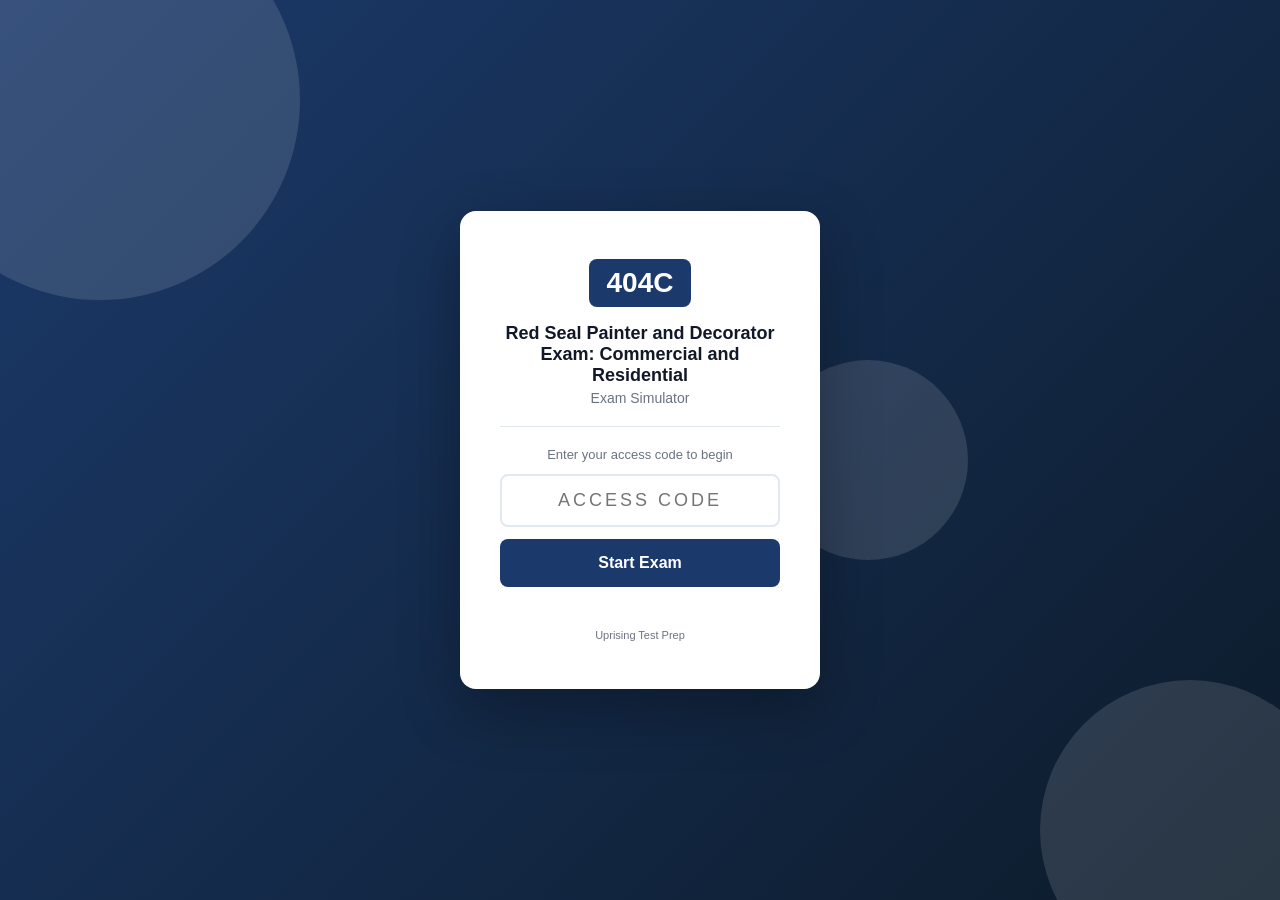
<file: index.html>
<!DOCTYPE html>
<html lang="en">
<head>
  <meta charset="UTF-8" />
  <meta name="viewport" content="width=device-width, initial-scale=1.0, viewport-fit=cover" />
  <meta name="apple-mobile-web-app-capable" content="yes" />
  <meta name="apple-mobile-web-app-status-bar-style" content="black-translucent" />
  <title>404C Exam Simulator</title>
  <link rel="stylesheet" href="style.css" />
</head>
<body>

<div id="access-gate">
  <div class="gate-bg-shapes">
    <div class="shape shape-1"></div>
    <div class="shape shape-2"></div>
    <div class="shape shape-3"></div>
  </div>
  <div class="gate-card">
    <div class="gate-logo">
      <div class="logo-badge">404C</div>
    </div>
    <h1 class="gate-title">Red Seal Painter and Decorator Exam: Commercial and Residential</h1>
    <p class="gate-subtitle">Exam Simulator</p>
    <div class="gate-divider"></div>
    <p class="gate-instruction">Enter your access code to begin</p>
    <input type="text" id="access-code-input" class="gate-input"
           placeholder="Access Code" autocomplete="off"
           maxlength="20" spellcheck="false" />
    <button id="access-btn" class="gate-btn">Start Exam</button>
    <p id="access-error" class="gate-error"></p>
    <p class="gate-hint">Uprising Test Prep</p>
  </div>
</div>

<div id="app" style="display:none">
  <header class="top-bar">
    <div class="bar-left">
      <span class="bar-logo">404C</span>
      <span class="bar-title">Exam Simulator</span>
    </div>
    <div class="bar-right">
      <span class="bar-timer" id="timer-display">--:--</span>
      <button class="bar-btn" id="flag-btn">Flag</button>
      <button class="bar-btn bar-btn-primary" id="submit-btn">
        <span class="btn-full">Submit Exam</span>
        <span class="btn-short">Submit</span>
      </button>
    </div>
  </header>

  <div class="progress-strip">
    <div class="progress-bar" id="progress-bar"></div>
  </div>

  <main class="exam-main">
    <div class="question-panel">
      <div class="q-meta">
        <span id="q-counter"></span>
        <span id="q-domain" class="q-domain-tag"></span>
        <span id="q-flag-indicator" class="flag-chip" style="display:none">Flagged</span>
      </div>
      <!-- Shared text for a linked cluster (a clinical case, a reading
           passage). It sits ABOVE the stem, which is the one thing that
           legitimately precedes it, and repeats on every question in the
           cluster so nobody has to page backwards. -->
      <div id="q-cluster-wrap" class="cluster-wrap" style="display:none"></div>
      <p id="question-text" class="q-text"></p>
      <!-- The picture sits BELOW the question text so the simulator matches
           the printed book exactly: stem, then picture, then options. They
           used to disagree (book put the picture under the stem, simulator put
           it above), so no single wording could be true in both places, and
           184 of MLPAO's 185 image questions said "shown above" while the
           book printed the picture below the sentence. Write stems with
           neutral wording ("the strip shown", "the diagram shows") and this
           whole class of bug cannot come back. -->
      <div id="q-image-wrap" style="display:none; margin-bottom:14px;"></div>
      <div id="options-list" class="options-list"></div>
      <div id="explanation-box" class="explanation-box" style="display:none">
        <div class="explanation-label">Explanation</div>
        <p id="explanation-text" class="explanation-text"></p>
      </div>
    </div>
    <div class="nav-bar">
      <button class="nav-btn" id="prev-btn">&#8592; Prev</button>
      <button class="nav-btn nav-btn-map" id="map-btn">Question Map</button>
      <button class="nav-btn nav-btn-next" id="next-btn">Next &#8594;</button>
    </div>
  </main>
</div>

<!-- Question Map Modal -->
<div id="map-modal" style="display:none">
  <div class="map-backdrop" id="map-backdrop"></div>
  <div class="map-panel">
    <div class="map-header">
      <span class="map-title">Question Map</span>
      <button id="map-close" class="map-close-btn">&#x2715; Close</button>
    </div>
    <div class="map-legend">
      <span class="leg-item"><span class="leg-swatch leg-answered"></span>Answered</span>
      <span class="leg-item"><span class="leg-swatch leg-flagged"></span>Flagged</span>
      <span class="leg-item"><span class="leg-swatch leg-unanswered"></span>Unanswered</span>
    </div>
    <div id="q-grid" class="q-grid"></div>
  </div>
</div>

<div id="results-screen" style="display:none">
  <div class="results-card">
    <div class="res-header">
      <div class="res-badge">404C</div>
      <h2 id="res-status" class="res-status"></h2>
      <p id="res-score" class="res-score"></p>
    </div>
    <div id="res-domains" class="res-domains"></div>
    <button id="res-review-btn" class="res-btn">Review Answers</button>
    <button id="res-restart-btn" class="res-btn res-btn-secondary">Restart</button>
  </div>
</div>

<script src="questions.js"></script>
<script src="app.js"></script>
</body>
</html>
</file>
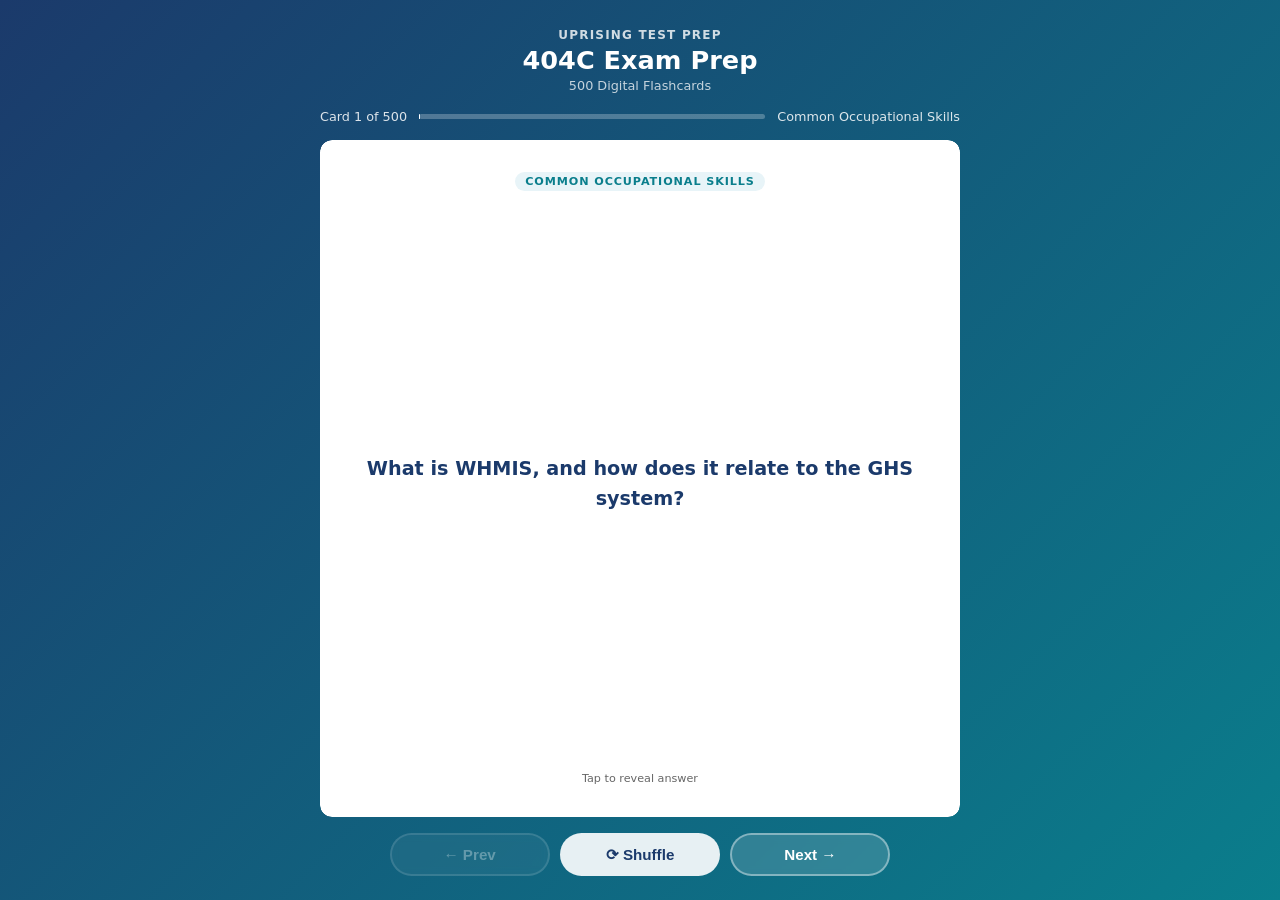
<file: flashcards/index.html>
<!DOCTYPE html>
<html lang="en">
<head>
  <meta charset="UTF-8">
  <meta name="viewport" content="width=device-width, initial-scale=1.0">
  <title>404C Exam Prep: Flashcards</title>
  <style>
    :root {
      --blue:   #1B3A6B;
      --teal:   #0A7E8C;
      --ltblue: #E8F4F8;
      --white:  #FFFFFF;
      --text:   #1A1A1A;
      --muted:  #666;
      --radius: 12px;
    }
    * { box-sizing: border-box; margin: 0; padding: 0; }
    html, body { height: 100%; }
    body {
      font-family: 'Segoe UI', system-ui, sans-serif;
      background: linear-gradient(135deg, var(--blue) 0%, var(--teal) 100%);
      /* Pinned, not min-height: the page must never grow, or the controls
         get pushed below the fold on iOS where 100dvh and height:100%
         disagree. The height:100% rule above is the pre-dvh fallback. */
      height: 100dvh;
      max-height: 100dvh;
      overflow: hidden;
      display: flex;
      flex-direction: column;
      align-items: center;
      padding: 1.25rem 1rem 1rem;
      gap: 0.75rem;
      overflow-x: hidden;
    }
    header { text-align: center; color: #fff; flex-shrink: 0; }
    header .brand { font-size: 0.75rem; font-weight: 700; letter-spacing: 0.1em; opacity: 0.8; text-transform: uppercase; }
    header h1 { font-size: 1.3rem; font-weight: 800; margin-top: 0.2rem; }
    header .subtitle { font-size: 0.8rem; opacity: 0.75; margin-top: 0.15rem; }
    #progress-info {
      display: flex; align-items: center; gap: 0.75rem;
      color: rgba(255,255,255,0.85); font-size: 0.8rem;
      flex-shrink: 0; width: 100%; max-width: 640px;
    }
    #progress-bar-track {
      flex: 1; background: rgba(255,255,255,0.25);
      border-radius: 4px; height: 5px;
    }
    #progress-bar-fill { height: 100%; background: #fff; border-radius: 4px; transition: width 0.3s; }
    .card-scene {
      width: 100%; max-width: 640px;
      perspective: 1200px;
      cursor: pointer;
      flex: 1; min-height: 0;
      display: flex; flex-direction: column;
    
      /* WebKit does not clip overflow inside a preserve-3d context, so the
         answer pane's own clip is dropped and a long answer paints over the
         Prev/Next row. This element only sets the perspective and is NOT
         itself in the 3D context, so its clip is honoured in every engine. */
      overflow: hidden;
      border-radius: var(--radius);
    }
    .card-inner {
      position: relative; width: 100%;
      flex: 1; min-height: 0;
      transition: transform 0.55s cubic-bezier(.4,0,.2,1);
      transform-style: preserve-3d;
    }
    .card-scene.flipped .card-inner { transform: rotateY(180deg); }
    .card-face {
      position: absolute; inset: 0;
      backface-visibility: hidden; -webkit-backface-visibility: hidden;
      border-radius: var(--radius);
      display: flex; flex-direction: column;
      padding: 1.5rem 1.75rem;
      box-shadow: 0 12px 40px rgba(0,0,0,0.2);
      overflow: hidden;
    
      /* Painting through a mask forces WebKit to allocate a real clipping
         layer for a 3D-transformed element, which is what makes the
         overflow:hidden and the rounded corners above actually apply. */
      -webkit-mask-image: -webkit-radial-gradient(#fff, #000);
              mask-image: radial-gradient(#fff, #000);
    }
    .card-front { background: var(--white); align-items: center; justify-content: center; }
    .card-back  { background: var(--ltblue); transform: rotateY(180deg); }
    .card-badge {
      font-size: 0.7rem; font-weight: 700; text-transform: uppercase;
      letter-spacing: 0.08em;
      background: var(--ltblue); color: var(--teal);
      padding: 0.2rem 0.65rem; border-radius: 20px;
      margin-bottom: 0.85rem; flex-shrink: 0;
    }
    .card-back .card-badge { background: rgba(10,126,140,0.12); }
    .card-front .q-text {
      font-size: 1.1rem; font-weight: 600; color: var(--blue); line-height: 1.55;
      text-align: center; overflow-y: auto; flex: 1;
      display: flex; align-items: center; justify-content: center;
      scrollbar-width: thin; scrollbar-color: rgba(27,58,107,0.3) transparent;
    }
    .card-back .a-label { font-size: 0.7rem; font-weight: 700; color: var(--teal); text-transform: uppercase; letter-spacing: 0.08em; margin-bottom: 0.4rem; flex-shrink: 0; }
    .card-back .a-text  {
      font-size: 0.975rem; color: var(--text); line-height: 1.65;
      overflow-y: auto; flex: 1; min-height: 0; padding-right: 4px;
      scrollbar-width: thin; scrollbar-color: rgba(10,126,140,0.4) transparent;
    
      -webkit-overflow-scrolling: touch;
      overscroll-behavior: contain;
    }
    .card-back .a-text::-webkit-scrollbar { width: 4px; }
    .card-back .a-text::-webkit-scrollbar-track { background: transparent; }
    .card-back .a-text::-webkit-scrollbar-thumb { background: rgba(10,126,140,0.4); border-radius: 4px; }
    .tap-hint { flex-shrink: 0; margin-top: 0.6rem; font-size: 0.7rem; color: var(--muted); text-align: center; }
    .card-back .tap-hint { color: var(--teal); opacity: 0.7; }
    .controls {
      display: flex; gap: 0.65rem; flex-wrap: nowrap;
      justify-content: center; flex-shrink: 0;
      width: 100%; max-width: 640px;
      padding-bottom: env(safe-area-inset-bottom, 0px);
    }
    .btn {
      padding: 0.6rem 1.2rem; border-radius: 50px;
      border: 2px solid rgba(255,255,255,0.4);
      background: rgba(255,255,255,0.15); color: #fff;
      font-weight: 700; font-size: 0.875rem; cursor: pointer;
      transition: all 0.2s; backdrop-filter: blur(4px);
      white-space: nowrap; flex: 1; max-width: 160px;
    }
    .btn:hover { background: rgba(255,255,255,0.3); border-color: rgba(255,255,255,0.7); }
    .btn:active { transform: scale(0.96); }
    .btn:disabled { opacity: 0.35; cursor: not-allowed; }
    .btn.btn-primary { background: rgba(255,255,255,0.9); color: var(--blue); border-color: transparent; }
    .btn.btn-primary:hover { background: #fff; }
    #loading { color: rgba(255,255,255,0.8); font-size: 1rem; text-align: center; padding: 3rem; flex: 1; }
    @media (min-width: 768px) {
      body { padding: 1.75rem 1.5rem 1.5rem; gap: 1rem; }
      header h1 { font-size: 1.6rem; }
      .card-face { padding: 2rem 2.5rem; }
      .card-front .q-text { font-size: 1.2rem; }
      .card-back .a-text { font-size: 1.05rem; }
      .btn { font-size: 0.95rem; padding: 0.65rem 1.4rem; }
    }
    @media (max-width: 380px) {
      body { padding: 0.75rem; gap: 0.5rem; }
      header .brand { font-size: 0.65rem; }
      header h1 { font-size: 1.1rem; }
      header .subtitle { display: none; }
      .card-face { padding: 1rem 1.1rem; }
      .card-front .q-text { font-size: 0.975rem; }
      .card-back .a-text { font-size: 0.875rem; }
      .btn { font-size: 0.8rem; padding: 0.5rem 0.75rem; }
    }
  </style>
</head>
<body>
<header>
  <div class="brand">Uprising Test Prep</div>
  <h1>404C Exam Prep</h1>
  <div class="subtitle">500 Digital Flashcards</div>
</header>
<div id="progress-info">
  <span id="card-counter">Card 1 of 500</span>
  <div id="progress-bar-track"><div id="progress-bar-fill" style="width:0%"></div></div>
  <span id="domain-label"></span>
</div>
<div id="loading">Loading flashcards...</div>
<div class="card-scene" id="card-scene" style="display:none" onclick="flipCard()">
  <div class="card-inner" id="card-inner">
    <div class="card-face card-front">
      <div class="card-badge" id="front-badge"></div>
      <div class="q-text" id="q-text"></div>
      <div class="tap-hint">Tap to reveal answer</div>
    </div>
    <div class="card-face card-back">
      <div class="card-badge" id="back-badge">Answer</div>
      <div class="a-label">Answer</div>
      <div class="a-text" id="a-text"></div>
      <div class="tap-hint">Tap to flip back</div>
    </div>
  </div>
</div>
<div class="controls" id="controls" style="display:none">
  <button class="btn" id="prev-btn" onclick="event.stopPropagation();move(-1)" disabled>&#8592; Prev</button>
  <button class="btn btn-primary" onclick="event.stopPropagation();shuffleCards()">&#10227; Shuffle</button>
  <button class="btn" id="next-btn" onclick="event.stopPropagation();move(1)">Next &#8594;</button>
</div>
<script>
const DOMAIN_LABELS = {
  common_occupational_skills: "Common Occupational Skills",
  surface_preparation: "Surface Preparation",
  residential_and_commercial_finishes: "Residential and Commercial Finishes",
  wall_coverings: "Wall Coverings",
  wood_finishes: "Wood Finishes",
  industrial_coatings: "Industrial Coatings",
};
let cards   = [];
let current = 0;
async function init() {
  try {
    const res = await fetch('flashcards.json');
    if (!res.ok) throw new Error('Network error');
    cards = await res.json();
    document.getElementById('loading').style.display    = 'none';
    document.getElementById('card-scene').style.display = 'flex';
    document.getElementById('controls').style.display   = 'flex';
    show();
  } catch (e) {
    document.getElementById('loading').textContent = 'Error loading flashcards. Please try refreshing.';
  }
}
function domainLabel(key) {
  return DOMAIN_LABELS[key] || key.replace(/_/g, ' ').replace(/\b\w/g, c => c.toUpperCase());
}
function show() {
  const c = cards[current];
  document.getElementById('card-scene').classList.remove('flipped');
  document.getElementById('a-text').scrollTop = 0;
  const label = domainLabel(c.domain || c.chapter || '');
  document.getElementById('q-text').textContent       = c.front;
  document.getElementById('a-text').textContent       = c.back;
  document.getElementById('front-badge').textContent  = label;
  document.getElementById('back-badge').textContent   = label;
  document.getElementById('card-counter').textContent = `Card ${current+1} of ${cards.length}`;
  document.getElementById('domain-label').textContent = label;
  document.getElementById('progress-bar-fill').style.width = `${((current+1)/cards.length*100).toFixed(1)}%`;
  document.getElementById('prev-btn').disabled = current === 0;
  document.getElementById('next-btn').disabled = current === cards.length - 1;
}
function flipCard() { document.getElementById('card-scene').classList.toggle('flipped'); }
function move(dir) {
  const next = current + dir;
  if (next < 0 || next >= cards.length) return;
  current = next; show();
}
function shuffleCards() {
  for (let i = cards.length - 1; i > 0; i--) {
    const j = Math.floor(Math.random() * (i+1));
    [cards[i], cards[j]] = [cards[j], cards[i]];
  }
  current = 0; show();
}
document.addEventListener('keydown', e => {
  if (e.key === 'ArrowRight' || e.key === 'ArrowDown') move(1);
  else if (e.key === 'ArrowLeft' || e.key === 'ArrowUp') move(-1);
  else if (e.key === ' ' || e.key === 'Enter') { e.preventDefault(); flipCard(); }
});
init();
</script>
</body>
</html>
</file>
<file: style.css>
/* 404C Exam Simulator, Styles */
:root {
  --primary:   #1B3A6B;
  --pass:      #059669;
  --fail:      #DC2626;
  --bg:        #F3F4F8;
  --card:      #FFFFFF;
  --border:    #E2E8F0;
  --text:      #111827;
  --muted:     #6B7280;
  --radius:    10px;
}
*, *::before, *::after { box-sizing: border-box; margin: 0; padding: 0; }
body {
  font-family: -apple-system, BlinkMacSystemFont, "Segoe UI", sans-serif;
  background: var(--bg);
  color: var(--text);
  height: 100vh;
  height: 100dvh;
  overflow: hidden;
  -webkit-text-size-adjust: 100%;
}

/* ── Access Gate ─────────────────────────────────────────────────────────── */
#access-gate {
  display: flex;
  align-items: center;
  justify-content: center;
  height: 100vh;
  height: 100dvh;
  background: linear-gradient(135deg, var(--primary) 0%, #0d1b2a 100%);
  position: relative;
  overflow: hidden;
  padding: 20px;
  padding-top: max(20px, env(safe-area-inset-top));
  padding-bottom: max(20px, env(safe-area-inset-bottom));
}
.gate-bg-shapes { position: absolute; inset: 0; pointer-events: none; }
.shape { position: absolute; border-radius: 50%; opacity: .12; background: #fff; }
.shape-1 { width: 400px; height: 400px; top: -100px; left: -100px; }
.shape-2 { width: 300px; height: 300px; bottom: -80px; right: -60px; }
.shape-3 { width: 200px; height: 200px; top: 40%; left: 60%; }
.gate-card {
  background: #fff;
  border-radius: 16px;
  padding: 48px 40px;
  text-align: center;
  width: 100%;
  max-width: 360px;
  position: relative;
  z-index: 1;
  box-shadow: 0 20px 60px rgba(0,0,0,.3);
}
.logo-badge {
  display: inline-block;
  background: var(--primary);
  color: #fff;
  font-weight: 800;
  font-size: 28px;
  padding: 8px 18px;
  border-radius: 8px;
}
.gate-title { font-size: 18px; font-weight: 700; margin-top: 16px; color: var(--text); }
.gate-subtitle { color: var(--muted); font-size: 14px; margin-top: 4px; }
.gate-divider { height: 1px; background: var(--border); margin: 20px 0; }
.gate-instruction { font-size: 13px; color: var(--muted); margin-bottom: 12px; }
.gate-input {
  width: 100%;
  padding: 14px 16px;
  border: 2px solid var(--border);
  border-radius: 8px;
  font-size: 18px;
  text-align: center;
  text-transform: uppercase;
  letter-spacing: 3px;
  outline: none;
}
.gate-input:focus { border-color: var(--primary); }
.gate-btn {
  width: 100%;
  margin-top: 12px;
  padding: 15px;
  background: var(--primary);
  color: #fff;
  border: none;
  border-radius: 8px;
  font-size: 16px;
  font-weight: 600;
  cursor: pointer;
  -webkit-tap-highlight-color: transparent;
}
.gate-btn:hover { opacity: .9; }
.gate-error { color: var(--fail); font-size: 13px; margin-top: 8px; min-height: 18px; }
.gate-hint { color: var(--muted); font-size: 11px; margin-top: 16px; }

/* ── App shell ───────────────────────────────────────────────────────────── */
#app {
  display: flex;
  flex-direction: column;
  height: 100vh;
  height: 100dvh;
  padding-top: env(safe-area-inset-top);
}
.top-bar {
  display: flex;
  justify-content: space-between;
  align-items: center;
  background: var(--primary);
  color: #fff;
  padding: 0 20px;
  padding-left: max(20px, env(safe-area-inset-left));
  padding-right: max(20px, env(safe-area-inset-right));
  height: 52px;
  flex-shrink: 0;
  gap: 8px;
}
.bar-left { display: flex; align-items: center; gap: 8px; min-width: 0; }
.bar-logo { font-weight: 800; font-size: 18px; flex-shrink: 0; }
.bar-title { font-size: 14px; opacity: .8; white-space: nowrap; overflow: hidden; text-overflow: ellipsis; }
.bar-right { display: flex; align-items: center; gap: 8px; flex-shrink: 0; }
.bar-timer {
  font-variant-numeric: tabular-nums;
  font-size: 16px;
  font-weight: 600;
  min-width: 68px;
  text-align: right;
}
.bar-btn {
  padding: 7px 13px;
  background: rgba(255,255,255,.15);
  border: 1px solid rgba(255,255,255,.3);
  color: #fff;
  border-radius: 6px;
  cursor: pointer;
  font-size: 13px;
  white-space: nowrap;
  -webkit-tap-highlight-color: transparent;
  touch-action: manipulation;
}
.bar-btn:hover { background: rgba(255,255,255,.25); }
.bar-btn-primary {
  background: #fff;
  color: var(--primary);
  border-color: #fff;
  font-weight: 600;
}
.bar-btn-primary:hover { background: #f0f0f0; }
.btn-short { display: none; }
.btn-full  { display: inline; }

.progress-strip { height: 4px; background: rgba(0,0,0,.1); flex-shrink: 0; }
.progress-bar   { height: 100%; background: #4ade80; transition: width .3s; }

/* ── Main exam area ──────────────────────────────────────────────────────── */
.exam-main {
  flex: 1;
  overflow: hidden;
  display: flex;
  flex-direction: column;
  padding: 16px 20px 0;
  padding-left: max(16px, env(safe-area-inset-left));
  padding-right: max(16px, env(safe-area-inset-right));
  min-height: 0;
}
.question-panel { flex: 1; overflow-y: auto; padding-bottom: 12px; -webkit-overflow-scrolling: touch; }
.q-meta {
  display: flex;
  align-items: center;
  gap: 8px;
  margin-bottom: 12px;
  font-size: 13px;
  color: var(--muted);
  flex-wrap: wrap;
}
.q-domain-tag {
  background: var(--primary);
  color: #fff;
  padding: 2px 8px;
  border-radius: 4px;
  font-size: 11px;
  font-weight: 600;
}
.flag-chip {
  background: #FEF3C7;
  color: #92400E;
  padding: 2px 8px;
  border-radius: 4px;
  font-size: 11px;
  font-weight: 600;
}
.cluster-wrap {
  border-left: 4px solid var(--primary, #1B3A6B);
  background: #F2F6FC; border-radius: 8px;
  padding: 10px 14px; margin-bottom: 16px;
}
.cluster-label {
  font-size: 11px; font-weight: 700; letter-spacing: 0.06em;
  text-transform: uppercase; color: var(--primary, #1B3A6B); margin-bottom: 6px;
}
.cluster-body {
  max-height: 38vh; overflow-y: auto; font-size: 15px; line-height: 1.6;
  -webkit-overflow-scrolling: touch;
}
.cluster-body p + p { margin-top: 10px; }
@media (min-width: 1100px) { .cluster-body { max-height: 52vh; } }

.q-image {
  max-width: 100%;
  /* Cap the height too. With only max-width, a tall exhibit renders at full
     width and pushes the stem and every option below the fold, so the question
     looks like it has no answers until the candidate scrolls. Found on CNPLE. */
  max-height: 62vh;
  width: auto;
  height: auto;
  object-fit: contain;
  border-radius: 6px;
  border: 1px solid var(--border);
  display: block;
  margin-bottom: 14px;
}
.q-text { font-size: 16px; line-height: 1.65; margin-bottom: 20px; }
.options-list { display: flex; flex-direction: column; gap: 10px; }
.option {
  display: flex;
  align-items: flex-start;
  gap: 12px;
  padding: 15px 16px;
  background: var(--card);
  border: 2px solid var(--border);
  border-radius: var(--radius);
  cursor: pointer;
  transition: .15s;
  -webkit-tap-highlight-color: transparent;
  touch-action: manipulation;
  min-height: 52px;
}
.option:hover  { border-color: var(--primary); background: #F8FAFF; }
.option.selected  { border-color: var(--primary); background: #EEF3FF; }
.option.correct   { border-color: #059669; background: #ECFDF5; }
.option.incorrect { border-color: #DC2626; background: #FEF2F2; }
.explanation-box {
  margin-top: 20px;
  padding: 16px 18px;
  background: #F0F9FF;
  border-left: 4px solid #2563EB;
  border-radius: 6px;
}
.explanation-label {
  font-size: 11px;
  font-weight: 700;
  text-transform: uppercase;
  letter-spacing: .06em;
  color: #2563EB;
  margin-bottom: 8px;
}
.explanation-text { font-size: 14.5px; line-height: 1.7; color: #1e293b; margin: 0; }
.opt-letter { font-weight: 700; font-size: 15px; color: var(--primary); min-width: 22px; padding-top: 1px; flex-shrink: 0; }
.opt-text   { font-size: 15px; line-height: 1.5; }

/* ── Nav bar ─────────────────────────────────────────────────────────────── */
.nav-bar {
  display: flex;
  align-items: center;
  gap: 8px;
  padding: 10px 0;
  padding-bottom: max(14px, env(safe-area-inset-bottom));
  flex-shrink: 0;
}
.nav-btn {
  flex: 1;
  padding: 13px 8px;
  background: var(--card);
  border: 1px solid var(--border);
  border-radius: 8px;
  cursor: pointer;
  font-size: 15px;
  font-weight: 500;
  text-align: center;
  -webkit-tap-highlight-color: transparent;
  touch-action: manipulation;
  min-height: 48px;
}
.nav-btn:hover      { background: #f0f0f0; }
.nav-btn-map {
  background: var(--bg);
  border-color: var(--primary);
  color: var(--primary);
  font-weight: 600;
}
.nav-btn-map:hover { background: #EEF3FF; }
.nav-btn-next {
  background: var(--primary);
  color: #fff;
  border-color: var(--primary);
}
.nav-btn-next:hover { opacity: .9; }

/* ── Question Map Modal ──────────────────────────────────────────────────── */
#map-modal {
  position: fixed;
  inset: 0;
  z-index: 1000;
  display: flex;
  flex-direction: column;
  justify-content: flex-end;
}
.map-backdrop { position: absolute; inset: 0; background: rgba(0,0,0,.5); }
.map-panel {
  position: relative;
  background: #fff;
  border-radius: 20px 20px 0 0;
  padding: 20px;
  padding-bottom: max(20px, env(safe-area-inset-bottom));
  max-height: 80vh;
  max-height: 80dvh;
  display: flex;
  flex-direction: column;
  box-shadow: 0 -4px 30px rgba(0,0,0,.2);
}
.map-header {
  display: flex;
  align-items: center;
  justify-content: space-between;
  margin-bottom: 12px;
  flex-shrink: 0;
}
.map-title { font-size: 17px; font-weight: 700; color: var(--text); }
.map-close-btn {
  padding: 8px 16px;
  background: var(--bg);
  border: 1px solid var(--border);
  border-radius: 8px;
  cursor: pointer;
  font-size: 14px;
  font-weight: 500;
  min-height: 40px;
  -webkit-tap-highlight-color: transparent;
  touch-action: manipulation;
}
.map-close-btn:hover { background: #e5e7eb; }
.map-legend { display: flex; gap: 16px; margin-bottom: 14px; flex-shrink: 0; flex-wrap: wrap; }
.leg-item { display: flex; align-items: center; gap: 6px; font-size: 13px; color: var(--muted); }
.leg-swatch {
  width: 16px;
  height: 16px;
  border-radius: 3px;
  border: 1px solid var(--border);
  background: var(--card);
  display: inline-block;
  flex-shrink: 0;
}
.leg-swatch.leg-answered  { background: var(--primary); border-color: var(--primary); }
.leg-swatch.leg-flagged   { background: #FEF3C7; border-color: #F59E0B; }
.leg-swatch.leg-unanswered { background: var(--card); }
.q-grid {
  display: flex;
  flex-wrap: wrap;
  gap: 6px;
  overflow-y: auto;
  flex: 1;
  padding-bottom: 8px;
  -webkit-overflow-scrolling: touch;
}
.grid-btn {
  width: 40px;
  height: 40px;
  border: 1px solid var(--border);
  border-radius: 6px;
  background: var(--card);
  font-size: 12px;
  cursor: pointer;
  font-weight: 500;
  -webkit-tap-highlight-color: transparent;
  touch-action: manipulation;
}
.grid-btn.answered { background: var(--primary); color: #fff; border-color: var(--primary); }
.grid-btn.flagged  { background: #FEF3C7; border-color: #F59E0B; }
.grid-btn.active   { outline: 3px solid var(--primary); outline-offset: 2px; }

/* ── Results ─────────────────────────────────────────────────────────────── */
#results-screen {
  display: flex;
  align-items: flex-start;
  justify-content: center;
  min-height: 100vh;
  min-height: 100dvh;
  background: var(--bg);
  overflow-y: auto;
  -webkit-overflow-scrolling: touch;
  padding: 20px 16px;
  padding-top: max(20px, env(safe-area-inset-top));
  padding-bottom: max(20px, env(safe-area-inset-bottom));
}
.results-card {
  background: var(--card);
  border-radius: 16px;
  padding: 40px;
  max-width: 480px;
  width: 100%;
  box-shadow: 0 8px 30px rgba(0,0,0,.1);
}
.res-header { text-align: center; margin-bottom: 24px; }
.res-badge {
  display: inline-block;
  background: var(--primary);
  color: #fff;
  font-weight: 800;
  font-size: 22px;
  padding: 6px 16px;
  border-radius: 8px;
}
.res-status { font-size: 36px; font-weight: 800; margin-top: 12px; }
.res-score  { font-size: 18px; color: var(--muted); margin-top: 4px; }
.res-domains { margin-bottom: 24px; display: flex; flex-direction: column; gap: 10px; }
.res-domain-row { display: flex; align-items: center; gap: 8px; font-size: 13px; }
.res-domain-name { width: 160px; font-weight: 500; flex-shrink: 0; }
.res-domain-bar-wrap { flex: 1; background: #E5E7EB; border-radius: 4px; height: 8px; overflow: hidden; }
.res-domain-bar { height: 100%; border-radius: 4px; transition: width .5s; }
.res-domain-pct { width: 36px; text-align: right; font-weight: 600; }
.res-btn {
  width: 100%;
  padding: 15px;
  background: var(--primary);
  color: #fff;
  border: none;
  border-radius: 8px;
  font-size: 15px;
  font-weight: 600;
  cursor: pointer;
  margin-bottom: 10px;
  min-height: 52px;
  -webkit-tap-highlight-color: transparent;
  touch-action: manipulation;
}
.res-btn:hover { opacity: .9; }
.res-btn-secondary {
  background: transparent;
  color: var(--primary);
  border: 2px solid var(--primary);
}
.res-btn-secondary:hover { background: var(--primary); color: #fff; }

/* ── Mobile breakpoint (phones ≤ 640px) ─────────────────────────────────── */
@media (max-width: 640px) {
  /* Gate card */
  .gate-card { padding: 32px 24px; }

  /* Top bar: hide long title text, swap Submit label */
  .bar-title  { display: none; }
  .btn-full   { display: none; }
  .btn-short  { display: inline; }
  .bar-right  { gap: 6px; }
  .bar-btn    { padding: 6px 10px; font-size: 12px; }
  .bar-timer  { font-size: 14px; min-width: 58px; }

  /* Exam main */
  .exam-main { padding: 12px 14px 0; }
  .q-text { font-size: 16px; }
  .opt-text { font-size: 15px; }

  /* Nav bar, bigger touch targets */
  .nav-btn { font-size: 14px; padding: 14px 6px; }

  /* Results */
  .results-card { padding: 28px 20px; }
  .res-domain-name { width: 110px; font-size: 12px; }
  .res-domain-pct  { font-size: 12px; }
  .res-status { font-size: 30px; }

  /* Map grid, slightly bigger buttons on phones */
  .grid-btn { width: 42px; height: 42px; }
}

/* ── Very small phones (≤ 380px) ────────────────────────────────────────── */
@media (max-width: 380px) {
  .bar-logo { font-size: 15px; }
  .bar-btn  { padding: 5px 8px; font-size: 11px; }
  .bar-timer { font-size: 13px; min-width: 52px; }
  .nav-btn  { font-size: 13px; }
  .grid-btn { width: 38px; height: 38px; font-size: 11px; }
}
</file>
